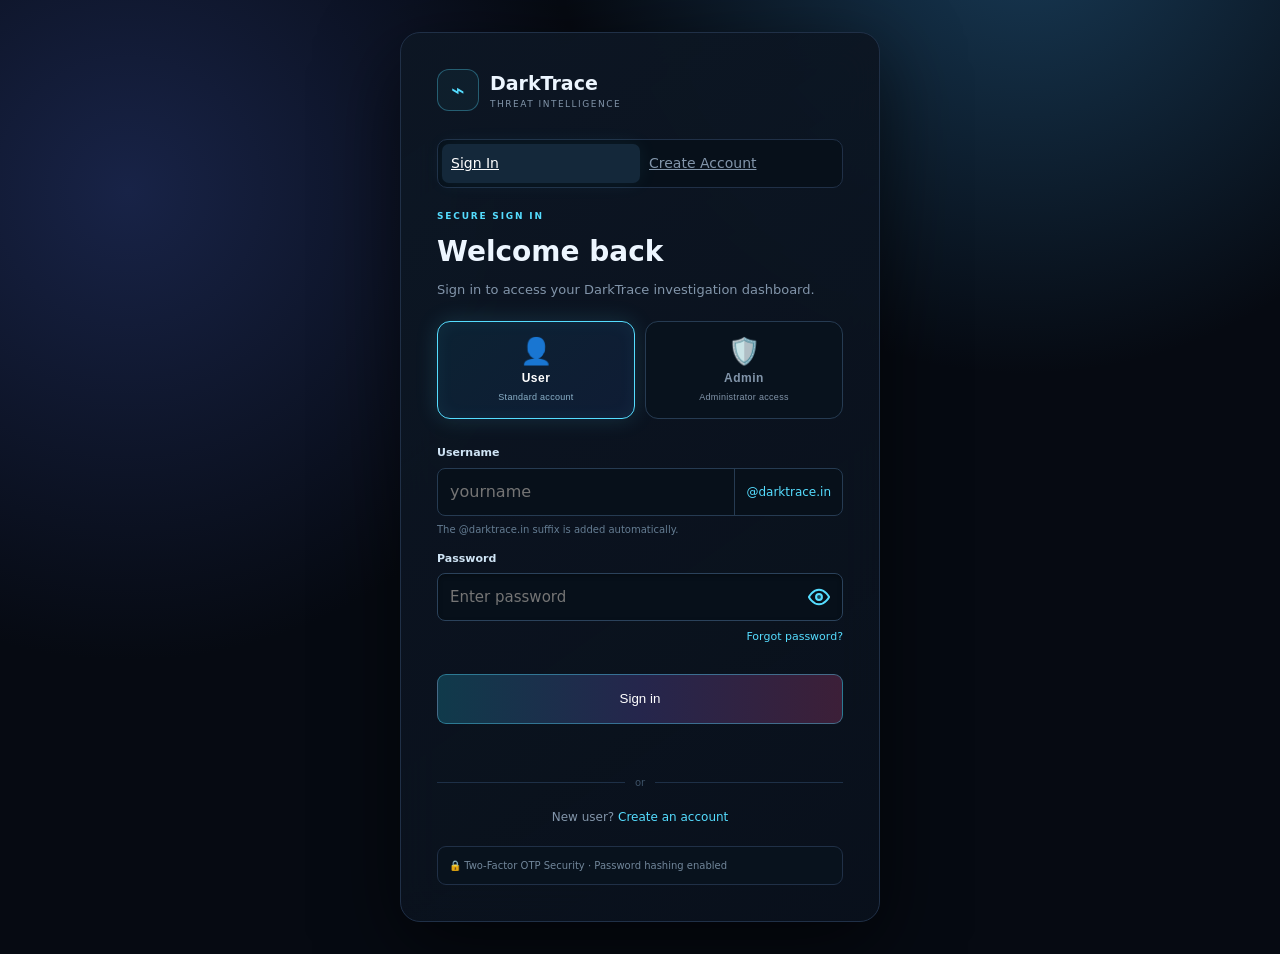
<file: Entity/signin.html>
<!doctype html>
<html lang="en">
<head>
  <meta charset="UTF-8">
  <meta name="viewport" content="width=device-width,initial-scale=1">
  <title>DarkTrace — Sign In</title>

  <!-- PWA -->
  <link rel="manifest" href="/manifest.json">
  <meta name="theme-color" content="#060a12">
  <meta name="mobile-web-app-capable" content="yes">
  <meta name="apple-mobile-web-app-capable" content="yes">
  <meta name="apple-mobile-web-app-status-bar-style" content="black-translucent">
  <meta name="apple-mobile-web-app-title" content="DarkTrace">
  <link rel="apple-touch-icon" href="/icon-192.png">
  <meta name="description" content="Sign in to your DarkTrace Threat Intelligence account.">

  <link rel="stylesheet" href="auth.css">
  <style>
    /* ── Role Selector ── */
    .role-selector {
      display: grid;
      grid-template-columns: 1fr 1fr;
      gap: 10px;
      margin-bottom: 26px;
    }
    .role-btn {
      display: flex;
      flex-direction: column;
      align-items: center;
      justify-content: center;
      gap: 7px;
      padding: 16px 10px;
      border: 1px solid #263b52;
      border-radius: 13px;
      background: #08121d;
      color: var(--muted);
      cursor: pointer;
      transition: border-color .2s, background .2s, color .2s, box-shadow .2s, transform .15s;
      text-align: center;
    }
    .role-btn:hover { border-color: #3e6077; color: #cfe4f5; }
    .role-btn.active {
      border-color: var(--cyan);
      background: linear-gradient(135deg, #0c2233, #0f1c34);
      color: #fff;
      box-shadow: 0 0 22px rgba(85,221,255,.15), inset 0 0 18px rgba(85,221,255,.06);
    }
    .role-btn.active.admin-btn {
      border-color: var(--purple);
      background: linear-gradient(135deg, #140c27, #1a102e);
      box-shadow: 0 0 22px rgba(156,124,255,.15), inset 0 0 18px rgba(156,124,255,.06);
    }
    .role-btn .role-icon {
      font-size: 26px;
      line-height: 1;
    }
    .role-btn .role-label {
      font-size: 12px;
      font-weight: 800;
      letter-spacing: .5px;
    }
    .role-btn .role-desc {
      font-size: 9px;
      color: var(--muted);
      letter-spacing: .3px;
    }
    .role-btn.active .role-desc { color: #8ab0c8; }
    .role-btn.active.admin-btn .role-desc { color: #aa96d8; }

    /* Admin badge shown on the eyebrow when admin selected */
    .eyebrow-wrap { display: flex; align-items: center; gap: 8px; }
    .admin-badge {
      display: none;
      padding: 2px 7px;
      border-radius: 99px;
      background: rgba(156,124,255,.15);
      border: 1px solid rgba(156,124,255,.4);
      color: var(--purple);
      font-size: 8px;
      font-weight: 900;
      letter-spacing: .7px;
      text-transform: uppercase;
    }
    body.admin-mode .admin-badge { display: inline; }
    body.admin-mode .eyebrow { color: var(--purple); }

    /* Admin username row — static, non-editable */
    .admin-user-display {
      display: none;
      padding: 12px;
      border: 1px solid rgba(156,124,255,.35);
      border-radius: 8px;
      background: rgba(156,124,255,.07);
      color: #c4b4f0;
      font-size: 13px;
      font-family: ui-monospace, monospace;
      margin-bottom: 4px;
    }
    body.admin-mode .admin-user-display { display: block; }
    body.admin-mode .user-username-row { display: none; }

    /* Subtle separator */
    .signin-sep {
      display: flex;
      align-items: center;
      gap: 10px;
      margin: 18px 0 0;
      color: #3d5267;
      font-size: 10px;
    }
    .signin-sep::before, .signin-sep::after {
      content: '';
      flex: 1;
      height: 1px;
      background: #1e3047;
    }

    /* Password Wrap & Eye Toggle */
    .password-wrap {
      position: relative !important;
      display: flex !important;
      align-items: center !important;
      width: 100% !important;
      border: 1px solid #2b425b !important;
      border-radius: 8px !important;
      background: #07101a !important;
      overflow: hidden !important;
      box-shadow: inset 0 2px 4px rgba(0,0,0,0.3) !important;
    }
    .password-wrap:focus-within {
      border-color: #55ddff !important;
      box-shadow: 0 0 16px rgba(85,221,255,0.22), inset 0 2px 4px rgba(0,0,0,0.3) !important;
    }
    .password-wrap input {
      border: 0 !important;
      background: transparent !important;
      flex: 1 !important;
      min-width: 0 !important;
      padding: 0 46px 0 12px !important;
      color: #edf6ff !important;
      font-size: 15px !important;
    }
    .eye-toggle-btn {
      position: absolute !important;
      right: 0 !important;
      top: 0 !important;
      bottom: 0 !important;
      width: 46px !important;
      height: 100% !important;
      display: flex !important;
      align-items: center !important;
      justify-content: center !important;
      background: transparent !important;
      border: none !important;
      color: #55ddff !important;
      cursor: pointer !important;
      padding: 0 !important;
      z-index: 10 !important;
      transition: color .2s, filter .2s;
      -webkit-tap-highlight-color: transparent !important;
    }
    .eye-toggle-btn:hover {
      color: #ffffff !important;
      filter: drop-shadow(0 0 8px rgba(85,221,255,0.85)) !important;
    }
    .eye-toggle-btn svg {
      width: 22px !important;
      height: 22px !important;
      display: block !important;
      stroke: currentColor !important;
      stroke-width: 2.2 !important;
    }
  </style>
</head>
<body>
  <div class="auth-shell">
    <div class="auth-card">
      <div class="brand">
        <div class="logo">⌁</div>
        <div>
          <strong>DarkTrace</strong>
          <span>Threat Intelligence</span>
        </div>
      </div>

      <!-- Top Navigation Tabs -->
      <div class="tabs" role="tablist">
        <a href="/signin" class="tab active" role="tab" aria-selected="true">Sign In</a>
        <a href="/signup" class="tab" id="createAccountTab" role="tab" aria-selected="false">Create Account</a>
      </div>

      <!-- ── Step 1: Role + Credentials ── -->
      <div id="step-credentials">
        <div class="eyebrow-wrap">
          <div class="eyebrow">SECURE SIGN IN</div>
          <span class="admin-badge">ADMIN</span>
        </div>
        <h1>Welcome back</h1>
        <p class="intro">Sign in to access your DarkTrace investigation dashboard.</p>

        <!-- Role selector -->
        <div class="role-selector" role="group" aria-label="Select account type">
          <button type="button" class="role-btn active" id="roleUser" aria-pressed="true">
            <span class="role-icon">👤</span>
            <span class="role-label">User</span>
            <span class="role-desc">Standard account</span>
          </button>
          <button type="button" class="role-btn admin-btn" id="roleAdmin" aria-pressed="false">
            <span class="role-icon">🛡️</span>
            <span class="role-label">Admin</span>
            <span class="role-desc">Administrator access</span>
          </button>
        </div>

        <form id="form-login">
          <label>Username</label>

          <!-- Admin username (static display) -->
          <div class="admin-user-display" aria-label="Admin username">admin@darktrace.in</div>

          <!-- User username input -->
          <div class="user-username-row">
            <div class="username-wrap">
              <input id="username" autocomplete="username" placeholder="yourname" required>
              <span>@darktrace.in</span>
            </div>
            <small class="hint">The @darktrace.in suffix is added automatically.</small>
          </div>

          <label for="password">Password</label>
          <div class="password-wrap">
            <input id="password" type="password" autocomplete="current-password" placeholder="Enter password" required>
            <button type="button" class="eye-toggle-btn" id="togglePasswordSignIn" aria-label="Toggle password visibility" title="Show/Hide password">
              <svg id="eyeIconSignIn" width="22" height="22" viewBox="0 0 24 24" fill="none" stroke="currentColor" stroke-width="2.2" stroke-linecap="round" stroke-linejoin="round">
                <path d="M1 12s4-8 11-8 11 8 11 8-4 8-11 8-11-8-11-8z"></path>
                <circle cx="12" cy="12" r="3.2" fill="currentColor" fill-opacity="0.25"></circle>
              </svg>
            </button>
          </div>

          <div class="forgot-wrap" id="forgot-wrap">
            <a href="javascript:void(0)" id="link-forgot-pwd" class="forgot-link">Forgot password?</a>
          </div>

          <button class="primary" id="btn-login" type="submit">Sign in</button>
          <div id="msg-login" class="message" role="alert"></div>
        </form>

        <div class="signin-sep" id="signin-sep">or</div>
        <div class="auth-links" id="signup-link">New user? <a href="/signup">Create an account</a></div>
      </div>

      <!-- ── Step 2: OTP (Login) ── -->
      <div id="step-otp" class="hidden">
        <div class="eyebrow-wrap">
          <div class="eyebrow">2-STEP VERIFICATION</div>
          <span class="admin-badge">ADMIN</span>
        </div>
        <h1>Enter OTP</h1>
        <p class="intro">A temporary OTP code has been generated for your login request.</p>

        <div id="otp-demo-banner" class="otp-banner">
          <small>🔑 Temporary Security Code</small>
          <div id="demo-otp-val" class="otp-code">------</div>
          <div class="otp-subtext">Valid for 5 minutes</div>
        </div>

        <form id="form-otp">
          <label for="otp-code-input">6-Digit Verification Code</label>
          <input id="otp-code-input" class="otp-input" type="text" inputmode="numeric"
            maxlength="6" pattern="[0-9]{6}" autocomplete="one-time-code"
            placeholder="000000" required>

          <button class="primary" id="btn-otp" type="submit">Verify OTP &amp; Sign In</button>
          <div id="msg-otp" class="message" role="alert"></div>
        </form>

        <div class="auth-actions">
          <button type="button" id="btn-resend">🔄 Resend OTP</button>
          <button type="button" id="btn-back">← Back to Sign In</button>
        </div>
      </div>

      <!-- ── Step 3: Forgot Password (Request OTP) ── -->
      <div id="step-forgot" class="hidden">
        <div class="eyebrow">PASSWORD RECOVERY</div>
        <h1>Reset your password</h1>
        <p class="intro">Enter your username to receive a temporary security OTP code.</p>

        <form id="form-forgot">
          <label for="forgot-username">Username</label>
          <div class="username-wrap">
            <input id="forgot-username" autocomplete="username" placeholder="yourname" required>
            <span>@darktrace.in</span>
          </div>
          <small class="hint">The @darktrace.in suffix is added automatically.</small>

          <button class="primary" id="btn-forgot-submit" type="submit">Send Temporary OTP</button>
          <div id="msg-forgot" class="message" role="alert"></div>
        </form>

        <div class="auth-actions" style="margin-top:16px; justify-content:center;">
          <button type="button" id="btn-forgot-back">← Back to Sign In</button>
        </div>
      </div>

      <!-- ── Step 4: Reset Password (Enter OTP & New Password) ── -->
      <div id="step-reset" class="hidden">
        <div class="eyebrow">CREATE NEW PASSWORD</div>
        <h1>Set New Password</h1>
        <p class="intro">Enter the temporary security OTP and choose a strong new password.</p>

        <div id="otp-reset-banner" class="otp-banner">
          <small>🔑 Temporary Security Code</small>
          <div id="demo-reset-otp-val" class="otp-code">------</div>
          <div class="otp-subtext">Valid for 5 minutes</div>
        </div>

        <form id="form-reset">
          <label for="reset-otp-input">6-Digit Verification Code</label>
          <input id="reset-otp-input" class="otp-input" type="text" inputmode="numeric"
            maxlength="6" pattern="[0-9]{6}" autocomplete="one-time-code"
            placeholder="000000" required>

          <label for="new-password">New Password</label>
          <div class="password-wrap">
            <input id="new-password" type="password" autocomplete="new-password" placeholder="Create new password" required>
            <button type="button" class="eye-toggle-btn" id="toggleNewPassword" aria-label="Toggle new password visibility" title="Show/Hide new password">
              <svg id="eyeIconNewPassword" width="22" height="22" viewBox="0 0 24 24" fill="none" stroke="currentColor" stroke-width="2.2" stroke-linecap="round" stroke-linejoin="round">
                <path d="M1 12s4-8 11-8 11 8 11 8-4 8-11 8-11-8-11-8z"></path>
                <circle cx="12" cy="12" r="3.2" fill="currentColor" fill-opacity="0.25"></circle>
              </svg>
            </button>
          </div>

          <div class="pwd-requirements" id="resetPwdReqs">
            <div class="pwd-req" id="reset-req-len">6+ characters</div>
            <div class="pwd-req" id="reset-req-upper">Uppercase (A-Z)</div>
            <div class="pwd-req" id="reset-req-lower">Lowercase (a-z)</div>
            <div class="pwd-req" id="reset-req-num">Number (0-9)</div>
            <div class="pwd-req" id="reset-req-special" style="grid-column: 1/-1;">Special character (!@#$%^&*…)</div>
          </div>

          <label for="new-password-confirm">Confirm New Password</label>
          <div class="password-wrap">
            <input id="new-password-confirm" type="password" autocomplete="new-password" placeholder="Re-enter new password" required>
            <button type="button" class="eye-toggle-btn" id="toggleNewPasswordConfirm" aria-label="Toggle confirm new password visibility" title="Show/Hide confirm new password">
              <svg id="eyeIconNewPasswordConfirm" width="22" height="22" viewBox="0 0 24 24" fill="none" stroke="currentColor" stroke-width="2.2" stroke-linecap="round" stroke-linejoin="round">
                <path d="M1 12s4-8 11-8 11 8 11 8-4 8-11 8-11-8-11-8z"></path>
                <circle cx="12" cy="12" r="3.2" fill="currentColor" fill-opacity="0.25"></circle>
              </svg>
            </button>
          </div>

          <button class="primary" id="btn-reset-submit" type="submit">Update Password &amp; Sign In</button>
          <div id="msg-reset" class="message" role="alert"></div>
        </form>

        <div class="auth-actions">
          <button type="button" id="btn-reset-resend">🔄 Resend OTP</button>
          <button type="button" id="btn-reset-back">← Back to Sign In</button>
        </div>
      </div>

      <div class="security-note">🔒 Two-Factor OTP Security · Password hashing enabled</div>
    </div>
  </div>

  <script>
    const $ = id => document.getElementById(id);
    let currentRole = 'user'; // 'user' | 'admin'

    // ── Step Navigation ──────────────────────────────────
    const steps = ['step-credentials', 'step-otp', 'step-forgot', 'step-reset'];
    function showStep(stepId) {
      steps.forEach(s => {
        const el = $(s);
        if (el) el.classList.toggle('hidden', s !== stepId);
      });
    }

    // ── Role toggle ──────────────────────────────────────
    function setRole(role) {
      currentRole = role;
      const isAdmin = role === 'admin';

      $('roleUser').classList.toggle('active', !isAdmin);
      $('roleUser').setAttribute('aria-pressed', String(!isAdmin));
      $('roleAdmin').classList.toggle('active', isAdmin);
      $('roleAdmin').setAttribute('aria-pressed', String(isAdmin));

      document.body.classList.toggle('admin-mode', isAdmin);

      // Manage username input requirement when hidden in admin mode
      if (isAdmin) {
        $('username').removeAttribute('required');
        $('username').disabled = true;
      } else {
        $('username').setAttribute('required', '');
        $('username').disabled = false;
      }

      // Show/hide signup & forgot password options for users only
      $('createAccountTab').style.display = isAdmin ? 'none' : '';
      $('signup-link').style.display = isAdmin ? 'none' : '';
      $('signin-sep').style.display = isAdmin ? 'none' : '';
      $('forgot-wrap').style.display = isAdmin ? 'none' : '';

      // Clear fields on switch
      $('password').value = '';
      $('msg-login').textContent = '';
      $('msg-login').className = 'message';
    }

    $('roleUser').addEventListener('click', () => setRole('user'));
    $('roleAdmin').addEventListener('click', () => setRole('admin'));

    // ── Password visibility toggle ───────────────────────
    const eyeSvgOpen = '<path d="M1 12s4-8 11-8 11 8 11 8-4 8-11 8-11-8-11-8z"></path><circle cx="12" cy="12" r="3.2" fill="currentColor" fill-opacity="0.25"></circle>';
    const eyeSvgClosed = '<path d="M17.94 17.94A10.07 10.07 0 0 1 12 20c-7 0-11-8-11-8a18.45 18.45 0 0 1 5.06-5.94M9.9 4.24A9.12 9.12 0 0 1 12 4c7 0 11 8 11 8a18.5 18.5 0 0 1-2.16 3.19m-6.72-1.07a3 3 0 1 1-4.24-4.24"></path><line x1="1" y1="1" x2="23" y2="23" stroke-width="2.5"></line>';

    function setupPasswordToggle(btnId, inputId, iconId) {
      const btn = $(btnId);
      if (!btn) return;
      btn.onclick = () => {
        const inp = $(inputId);
        const isText = inp.type === 'text';
        inp.type = isText ? 'password' : 'text';
        $(iconId).innerHTML = isText ? eyeSvgOpen : eyeSvgClosed;
      };
    }

    setupPasswordToggle('togglePasswordSignIn', 'password', 'eyeIconSignIn');
    setupPasswordToggle('toggleNewPassword', 'new-password', 'eyeIconNewPassword');
    setupPasswordToggle('toggleNewPasswordConfirm', 'new-password-confirm', 'eyeIconNewPasswordConfirm');

    // ── Real-time reset password validator checklist ──────
    $('new-password').addEventListener('input', () => {
      const p = $('new-password').value;
      $('reset-req-len').classList.toggle('valid', p.length >= 6);
      $('reset-req-upper').classList.toggle('valid', /[A-Z]/.test(p));
      $('reset-req-lower').classList.toggle('valid', /[a-z]/.test(p));
      $('reset-req-num').classList.toggle('valid', /\d/.test(p));
      $('reset-req-special').classList.toggle('valid', /[^A-Za-z0-9]/.test(p));
    });

    // ── Login form ───────────────────────────────────────
    $('form-login').onsubmit = async e => {
      e.preventDefault();
      $('btn-login').disabled = true;
      $('msg-login').textContent = 'Authenticating…';
      $('msg-login').className = 'message';

      // Build username
      const usernameVal = currentRole === 'admin'
        ? 'admin'
        : $('username').value.trim();

      try {
        const res = await fetch('/api/auth/login', {
          method: 'POST',
          headers: { 'Content-Type': 'application/json' },
          body: JSON.stringify({
            username: usernameVal,
            password: $('password').value,
            role_hint: currentRole
          })
        });
        const data = await res.json();
        if (!res.ok) throw Error(data.error || 'Sign in failed');

        if (data.otp_required) {
          $('demo-otp-val').textContent = data.temp_otp || '------';
          showStep('step-otp');
          $('otp-code-input').value = '';
          $('otp-code-input').focus();
          $('msg-otp').textContent = data.message || 'OTP generated successfully.';
          $('msg-otp').className = 'message success';
        } else if (data.redirect) {
          location.href = data.redirect;
        }
      } catch (err) {
        $('msg-login').textContent = err.message;
        $('msg-login').className = 'message error';
      } finally {
        $('btn-login').disabled = false;
      }
    };

    // ── OTP verification ─────────────────────────────────
    $('form-otp').onsubmit = async e => {
      e.preventDefault();
      const code = $('otp-code-input').value.trim();
      if (!code || code.length !== 6) {
        $('msg-otp').textContent = 'Please enter a valid 6-digit OTP code.';
        $('msg-otp').className = 'message error';
        return;
      }

      $('btn-otp').disabled = true;
      $('msg-otp').textContent = 'Verifying OTP…';
      $('msg-otp').className = 'message';

      try {
        const res = await fetch('/api/auth/verify-otp', {
          method: 'POST',
          headers: { 'Content-Type': 'application/json' },
          body: JSON.stringify({ code })
        });
        const data = await res.json();
        if (!res.ok) throw Error(data.error || 'OTP verification failed');

        $('msg-otp').textContent = 'OTP verified! Redirecting…';
        $('msg-otp').className = 'message success';
        setTimeout(() => { location.href = data.redirect || '/'; }, 400);
      } catch (err) {
        $('msg-otp').textContent = err.message;
        $('msg-otp').className = 'message error';
      } finally {
        $('btn-otp').disabled = false;
      }
    };

    // ── Resend OTP ───────────────────────────────────────
    $('btn-resend').onclick = async () => {
      $('btn-resend').disabled = true;
      $('msg-otp').textContent = 'Generating new OTP…';
      $('msg-otp').className = 'message';

      try {
        const res = await fetch('/api/auth/resend-otp', {
          method: 'POST',
          headers: { 'Content-Type': 'application/json' }
        });
        const data = await res.json();
        if (!res.ok) throw Error(data.error || 'Failed to resend OTP');

        $('demo-otp-val').textContent = data.temp_otp || '------';
        $('msg-otp').textContent = data.message || 'New OTP generated.';
        $('msg-otp').className = 'message success';
      } catch (err) {
        $('msg-otp').textContent = err.message;
        $('msg-otp').className = 'message error';
      } finally {
        $('btn-resend').disabled = false;
      }
    };

    // ── Back button from OTP ─────────────────────────────
    $('btn-back').onclick = () => {
      showStep('step-credentials');
      $('msg-login').textContent = '';
      $('msg-login').className = 'message';
    };

    // ── Forgot Password Navigation ───────────────────────
    $('link-forgot-pwd').onclick = () => {
      showStep('step-forgot');
      $('forgot-username').value = $('username').value.trim();
      $('msg-forgot').textContent = '';
      $('msg-forgot').className = 'message';
    };

    $('btn-forgot-back').onclick = () => {
      showStep('step-credentials');
      $('msg-login').textContent = '';
      $('msg-login').className = 'message';
    };

    // ── Forgot Password Request OTP ──────────────────────
    $('form-forgot').onsubmit = async e => {
      e.preventDefault();
      const userVal = $('forgot-username').value.trim();
      if (!userVal) {
        $('msg-forgot').textContent = 'Please enter your username.';
        $('msg-forgot').className = 'message error';
        return;
      }

      $('btn-forgot-submit').disabled = true;
      $('msg-forgot').textContent = 'Generating recovery OTP…';
      $('msg-forgot').className = 'message';

      try {
        const res = await fetch('/api/auth/forgot-password', {
          method: 'POST',
          headers: { 'Content-Type': 'application/json' },
          body: JSON.stringify({ username: userVal })
        });
        const data = await res.json();
        if (!res.ok) throw Error(data.error || 'Password reset request failed');

        $('demo-reset-otp-val').textContent = data.temp_otp || '------';
        showStep('step-reset');
        $('reset-otp-input').value = '';
        $('new-password').value = '';
        $('new-password-confirm').value = '';
        $('msg-reset').textContent = data.message || 'Temporary OTP generated.';
        $('msg-reset').className = 'message success';
        $('reset-otp-input').focus();
      } catch (err) {
        $('msg-forgot').textContent = err.message;
        $('msg-forgot').className = 'message error';
      } finally {
        $('btn-forgot-submit').disabled = false;
      }
    };

    // ── Resend Reset OTP ─────────────────────────────────
    $('btn-reset-resend').onclick = async () => {
      $('btn-reset-resend').disabled = true;
      $('msg-reset').textContent = 'Generating new OTP…';
      $('msg-reset').className = 'message';

      try {
        const res = await fetch('/api/auth/resend-reset-otp', {
          method: 'POST',
          headers: { 'Content-Type': 'application/json' }
        });
        const data = await res.json();
        if (!res.ok) throw Error(data.error || 'Failed to resend OTP');

        $('demo-reset-otp-val').textContent = data.temp_otp || '------';
        $('msg-reset').textContent = data.message || 'New OTP generated.';
        $('msg-reset').className = 'message success';
      } catch (err) {
        $('msg-reset').textContent = err.message;
        $('msg-reset').className = 'message error';
      } finally {
        $('btn-reset-resend').disabled = false;
      }
    };

    // ── Back button from Reset step ──────────────────────
    $('btn-reset-back').onclick = () => {
      showStep('step-credentials');
      $('msg-login').textContent = '';
      $('msg-login').className = 'message';
    };

    // ── Submit Password Reset ────────────────────────────
    $('form-reset').onsubmit = async e => {
      e.preventDefault();
      const code = $('reset-otp-input').value.trim();
      const newPwd = $('new-password').value;
      const confirmPwd = $('new-password-confirm').value;

      if (!code || code.length !== 6) {
        $('msg-reset').textContent = 'Please enter a valid 6-digit OTP code.';
        $('msg-reset').className = 'message error';
        return;
      }

      if (newPwd.length < 6 || !/[a-z]/.test(newPwd) || !/[A-Z]/.test(newPwd) || !/\d/.test(newPwd) || !/[^A-Za-z0-9]/.test(newPwd)) {
        $('msg-reset').textContent = 'New password must meet all 5 requirements listed above.';
        $('msg-reset').className = 'message error';
        return;
      }

      if (newPwd !== confirmPwd) {
        $('msg-reset').textContent = 'Passwords do not match. Please verify.';
        $('msg-reset').className = 'message error';
        return;
      }

      $('btn-reset-submit').disabled = true;
      $('msg-reset').textContent = 'Updating password…';
      $('msg-reset').className = 'message';

      try {
        const res = await fetch('/api/auth/reset-password', {
          method: 'POST',
          headers: { 'Content-Type': 'application/json' },
          body: JSON.stringify({ code, password: newPwd })
        });
        const data = await res.json();
        if (!res.ok) throw Error(data.error || 'Password update failed');

        $('msg-reset').textContent = data.message || 'Password updated! Redirecting…';
        $('msg-reset').className = 'message success';
        setTimeout(() => { location.href = data.redirect || '/'; }, 600);
      } catch (err) {
        $('msg-reset').textContent = err.message;
        $('msg-reset').className = 'message error';
      } finally {
        $('btn-reset-submit').disabled = false;
      }
    };
  </script>

  <script>
    // Service Worker registration
    if ('serviceWorker' in navigator) {
      window.addEventListener('load', function() {
        navigator.serviceWorker.register('/sw.js').catch(function() {});
      });
    }
  </script>
</body>
</html>
</file>
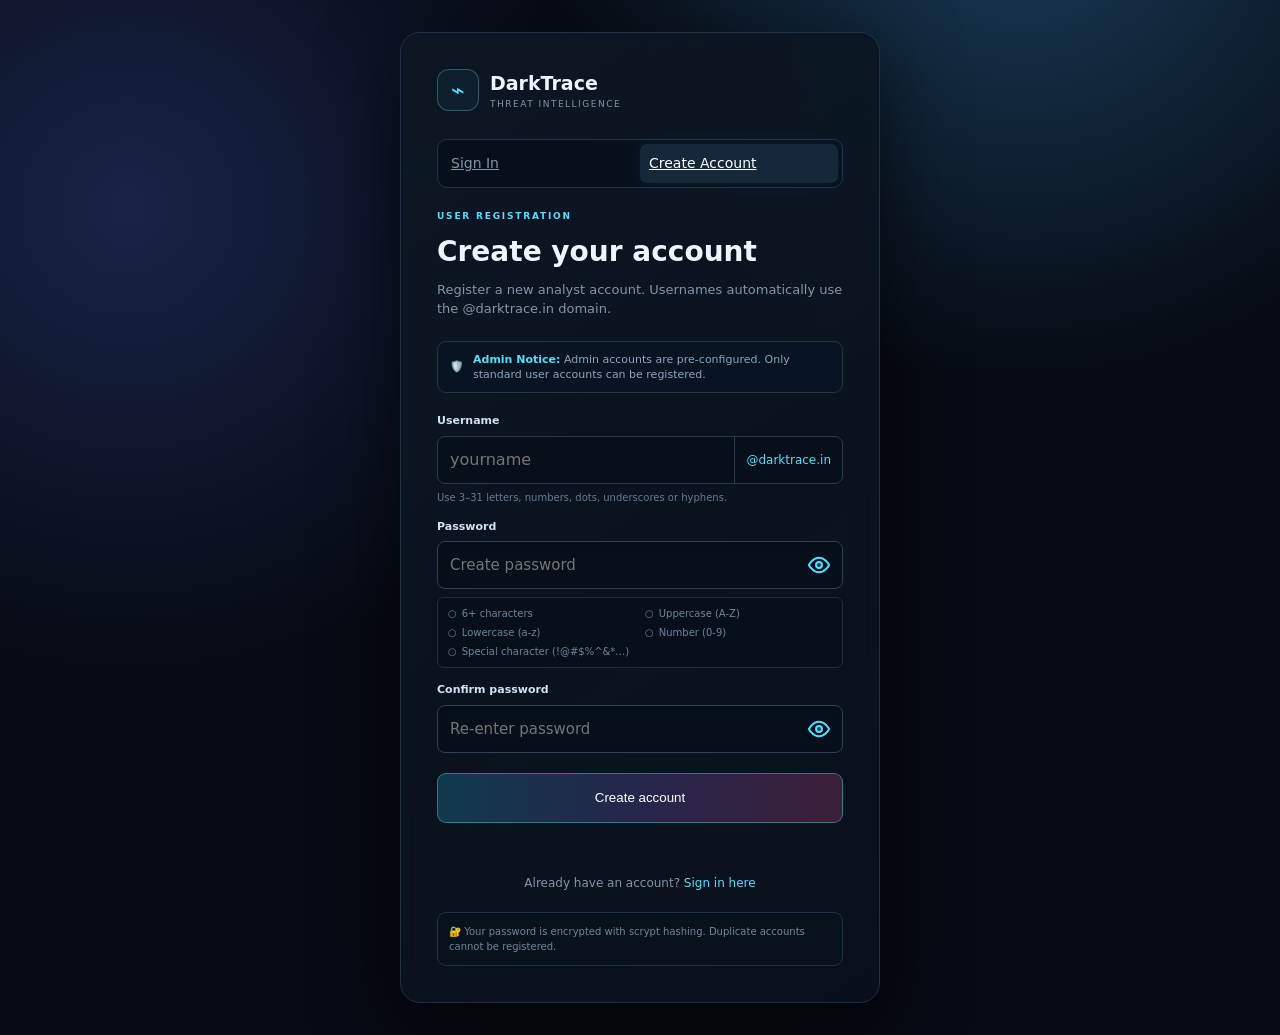
<file: Entity/signup.html>
<!doctype html>
<html lang="en">
<head>
  <meta charset="UTF-8">
  <meta name="viewport" content="width=device-width,initial-scale=1">
  <title>DarkTrace — Create Account</title>

  <!-- PWA -->
  <link rel="manifest" href="/manifest.json">
  <meta name="theme-color" content="#060a12">
  <meta name="mobile-web-app-capable" content="yes">
  <meta name="apple-mobile-web-app-capable" content="yes">
  <meta name="apple-mobile-web-app-status-bar-style" content="black-translucent">
  <meta name="apple-mobile-web-app-title" content="DarkTrace">
  <link rel="apple-touch-icon" href="/icon-192.png">
  <meta name="description" content="Create your DarkTrace Threat Intelligence account.">

  <link rel="stylesheet" href="auth.css">
  <style>
    .admin-notice {
      display: flex;
      align-items: center;
      gap: 9px;
      padding: 10px 12px;
      border: 1px solid #20364d;
      border-radius: 9px;
      background: #081422;
      color: #8da4bc;
      font-size: 11px;
      margin-bottom: 20px;
      line-height: 1.4;
    }
    .admin-notice strong {
      color: var(--cyan);
    }
    .pwd-requirements {
      display: grid;
      grid-template-columns: 1fr 1fr;
      gap: 4px 10px;
      margin-top: 8px;
      padding: 8px 10px;
      border: 1px solid #1c2e42;
      border-radius: 7px;
      background: #07101a;
      font-size: 10px;
      color: #6c849b;
    }
    .pwd-req {
      display: flex;
      align-items: center;
      gap: 5px;
    }
    .pwd-req.valid {
      color: var(--green);
    }
    .pwd-req.valid::before {
      content: '✓';
      font-weight: 900;
    }
    .pwd-req:not(.valid)::before {
      content: '○';
    }

    /* Password Wrap & Eye Toggle */
    .password-wrap {
      position: relative !important;
      display: flex !important;
      align-items: center !important;
      width: 100% !important;
      border: 1px solid #2b425b !important;
      border-radius: 8px !important;
      background: #07101a !important;
      overflow: hidden !important;
      box-shadow: inset 0 2px 4px rgba(0,0,0,0.3) !important;
    }
    .password-wrap:focus-within {
      border-color: #55ddff !important;
      box-shadow: 0 0 16px rgba(85,221,255,0.22), inset 0 2px 4px rgba(0,0,0,0.3) !important;
    }
    .password-wrap input {
      border: 0 !important;
      background: transparent !important;
      flex: 1 !important;
      min-width: 0 !important;
      padding: 0 46px 0 12px !important;
      color: #edf6ff !important;
      font-size: 15px !important;
    }
    .eye-toggle-btn {
      position: absolute !important;
      right: 0 !important;
      top: 0 !important;
      bottom: 0 !important;
      width: 46px !important;
      height: 100% !important;
      display: flex !important;
      align-items: center !important;
      justify-content: center !important;
      background: transparent !important;
      border: none !important;
      color: #55ddff !important;
      cursor: pointer !important;
      padding: 0 !important;
      z-index: 10 !important;
      transition: color .2s, filter .2s;
      -webkit-tap-highlight-color: transparent !important;
    }
    .eye-toggle-btn:hover {
      color: #ffffff !important;
      filter: drop-shadow(0 0 8px rgba(85,221,255,0.85)) !important;
    }
    .eye-toggle-btn svg {
      width: 22px !important;
      height: 22px !important;
      display: block !important;
      stroke: currentColor !important;
      stroke-width: 2.2 !important;
    }
  </style>
</head>
<body>
  <div class="auth-shell">
    <div class="auth-card">
      <div class="brand">
        <div class="logo">⌁</div>
        <div>
          <strong>DarkTrace</strong>
          <span>Threat Intelligence</span>
        </div>
      </div>

      <!-- Top Navigation Tabs -->
      <div class="tabs" role="tablist">
        <a href="/signin" class="tab" role="tab" aria-selected="false">Sign In</a>
        <a href="/signup" class="tab active" role="tab" aria-selected="true">Create Account</a>
      </div>

      <div class="eyebrow">USER REGISTRATION</div>
      <h1>Create your account</h1>
      <p class="intro">Register a new analyst account. Usernames automatically use the @darktrace.in domain.</p>

      <div class="admin-notice">
        <span>🛡️</span>
        <div><strong>Admin Notice:</strong> Admin accounts are pre-configured. Only standard user accounts can be registered.</div>
      </div>

      <form id="form">
        <label for="username">Username</label>
        <div class="username-wrap">
          <input id="username" autocomplete="username" placeholder="yourname" required>
          <span>@darktrace.in</span>
        </div>
        <small class="hint">Use 3–31 letters, numbers, dots, underscores or hyphens.</small>

        <label for="password">Password</label>
        <div class="password-wrap">
          <input id="password" type="password" autocomplete="new-password" placeholder="Create password" required>
          <button type="button" class="eye-toggle-btn" id="togglePasswordSignUp" aria-label="Toggle password visibility" title="Show/Hide password">
            <svg id="eyeIconSignUp" width="22" height="22" viewBox="0 0 24 24" fill="none" stroke="currentColor" stroke-width="2.2" stroke-linecap="round" stroke-linejoin="round">
              <path d="M1 12s4-8 11-8 11 8 11 8-4 8-11 8-11-8-11-8z"></path>
              <circle cx="12" cy="12" r="3.2" fill="currentColor" fill-opacity="0.25"></circle>
            </svg>
          </button>
        </div>
        
        <div class="pwd-requirements" id="pwdReqs">
          <div class="pwd-req" id="req-len">6+ characters</div>
          <div class="pwd-req" id="req-upper">Uppercase (A-Z)</div>
          <div class="pwd-req" id="req-lower">Lowercase (a-z)</div>
          <div class="pwd-req" id="req-num">Number (0-9)</div>
          <div class="pwd-req" id="req-special" style="grid-column: 1/-1;">Special character (!@#$%^&*…)</div>
        </div>

        <label for="confirm">Confirm password</label>
        <div class="password-wrap">
          <input id="confirm" type="password" autocomplete="new-password" placeholder="Re-enter password" required>
          <button type="button" class="eye-toggle-btn" id="togglePasswordConfirm" aria-label="Toggle confirm password visibility" title="Show/Hide confirm password">
            <svg id="eyeIconConfirm" width="22" height="22" viewBox="0 0 24 24" fill="none" stroke="currentColor" stroke-width="2.2" stroke-linecap="round" stroke-linejoin="round">
              <path d="M1 12s4-8 11-8 11 8 11 8-4 8-11 8-11-8-11-8z"></path>
              <circle cx="12" cy="12" r="3.2" fill="currentColor" fill-opacity="0.25"></circle>
            </svg>
          </button>
        </div>

        <button class="primary" id="btn" type="submit">Create account</button>
        <div id="msg" class="message" role="alert"></div>
      </form>

      <div class="auth-links">Already have an account? <a href="/signin">Sign in here</a></div>
      <div class="security-note">🔐 Your password is encrypted with scrypt hashing. Duplicate accounts cannot be registered.</div>
    </div>
  </div>

  <script>
    const $ = id => document.getElementById(id);

    // Real-time password validator checklist
    $('password').addEventListener('input', () => {
      const p = $('password').value;
      $('req-len').classList.toggle('valid', p.length >= 6);
      $('req-upper').classList.toggle('valid', /[A-Z]/.test(p));
      $('req-lower').classList.toggle('valid', /[a-z]/.test(p));
      $('req-num').classList.toggle('valid', /\d/.test(p));
      $('req-special').classList.toggle('valid', /[^A-Za-z0-9]/.test(p));
    });

    // Toggle password visibility
    const eyeSvgOpen = '<path d="M1 12s4-8 11-8 11 8 11 8-4 8-11 8-11-8-11-8z"></path><circle cx="12" cy="12" r="3.2" fill="currentColor" fill-opacity="0.25"></circle>';
    const eyeSvgClosed = '<path d="M17.94 17.94A10.07 10.07 0 0 1 12 20c-7 0-11-8-11-8a18.45 18.45 0 0 1 5.06-5.94M9.9 4.24A9.12 9.12 0 0 1 12 4c7 0 11 8 11 8a18.5 18.5 0 0 1-2.16 3.19m-6.72-1.07a3 3 0 1 1-4.24-4.24"></path><line x1="1" y1="1" x2="23" y2="23" stroke-width="2.5"></line>';

    function setupPasswordToggle(btnId, inputId, iconId) {
      const btn = $(btnId);
      if (!btn) return;
      btn.onclick = () => {
        const inp = $(inputId);
        const isText = inp.type === 'text';
        inp.type = isText ? 'password' : 'text';
        $(iconId).innerHTML = isText ? eyeSvgOpen : eyeSvgClosed;
      };
    }

    setupPasswordToggle('togglePasswordSignUp', 'password', 'eyeIconSignUp');
    setupPasswordToggle('togglePasswordConfirm', 'confirm', 'eyeIconConfirm');

    $('form').onsubmit = async e => {
      e.preventDefault();
      const username = $('username').value.trim();
      const p = $('password').value;
      const confirm = $('confirm').value;

      if (!username) {
        $('msg').textContent = 'Please enter a username.';
        $('msg').className = 'message error';
        return;
      }

      if (username.toLowerCase() === 'admin' || username.toLowerCase().startsWith('admin@')) {
        $('msg').textContent = 'The admin username is reserved. Please choose a different username.';
        $('msg').className = 'message error';
        return;
      }

      if (p.length < 6 || !/[a-z]/.test(p) || !/[A-Z]/.test(p) || !/\d/.test(p) || !/[^A-Za-z0-9]/.test(p)) {
        $('msg').textContent = 'Password must meet all 5 requirements listed above.';
        $('msg').className = 'message error';
        return;
      }

      if (p !== confirm) {
        $('msg').textContent = 'Passwords do not match. Please verify.';
        $('msg').className = 'message error';
        return;
      }

      $('btn').disabled = true;
      $('msg').textContent = 'Creating account…';
      $('msg').className = 'message';

      try {
        const r = await fetch('/api/auth/register', {
          method: 'POST',
          headers: { 'Content-Type': 'application/json' },
          body: JSON.stringify({ username, password: p })
        });
        const d = await r.json();
        if (!r.ok) throw Error(d.error || 'Registration failed');

        $('msg').textContent = 'Account created successfully! Redirecting to sign in…';
        $('msg').className = 'message success';
        setTimeout(() => {
          location.href = '/signin';
        }, 1000);
      } catch (err) {
        $('msg').textContent = err.message;
        $('msg').className = 'message error';
      } finally {
        $('btn').disabled = false;
      }
    };

    if ('serviceWorker' in navigator) {
      window.addEventListener('load', () => {
        navigator.serviceWorker.register('/sw.js').catch(() => {});
      });
    }
  </script>
</body>
</html>
</file>
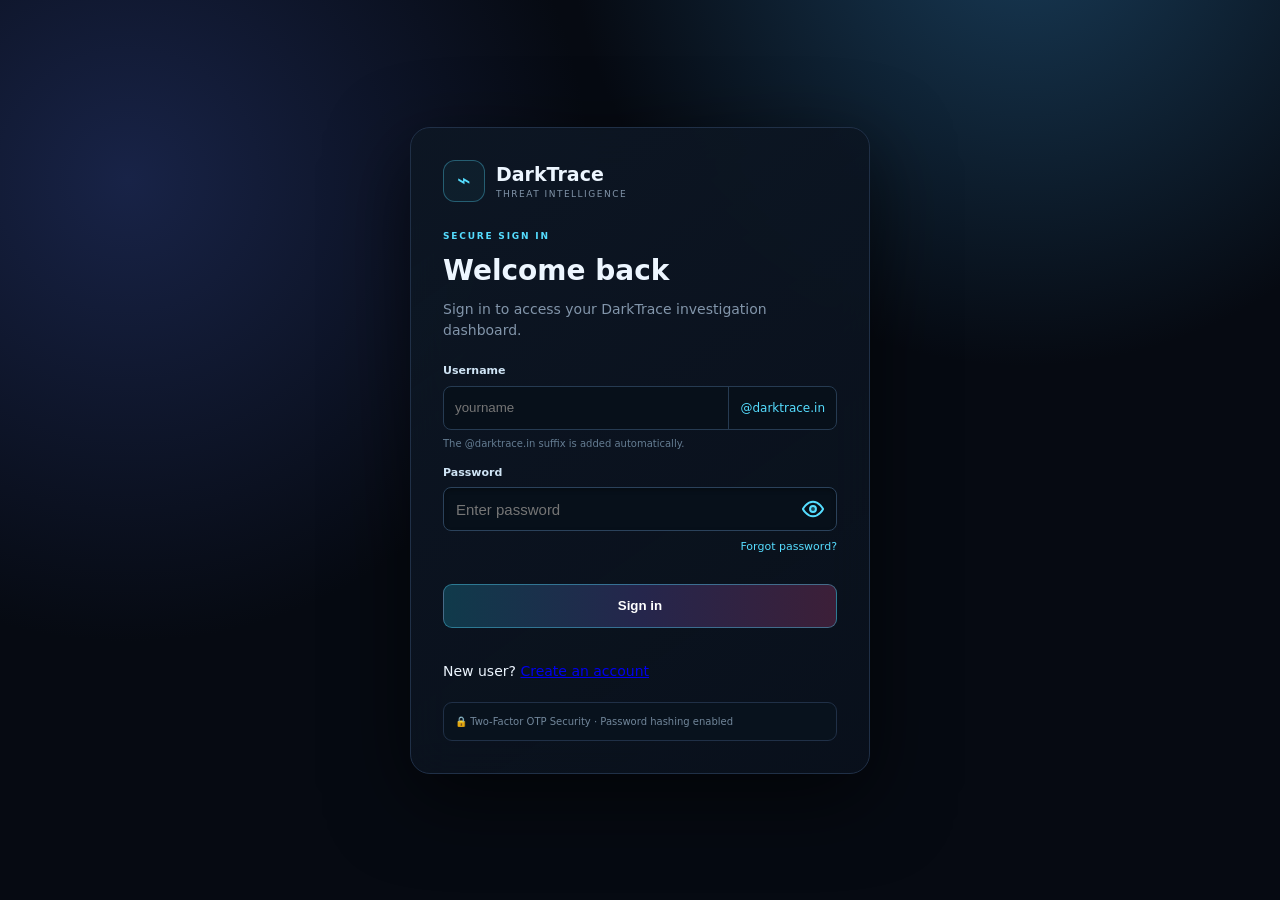
<file: Entity/enhanced3/signin.html>
<!doctype html>
<html lang="en">
<head>
  <meta charset="UTF-8">
  <meta name="viewport" content="width=device-width,initial-scale=1">
  <title>DarkTrace — Sign In</title>
  <link rel="stylesheet" href="auth.css">
</head>
<body>
  <div class="auth-shell">
    <div class="auth-card">
      <div class="brand">
        <div class="logo">⌁</div>
        <div>
          <strong>DarkTrace</strong>
          <span>Threat Intelligence</span>
        </div>
      </div>

      <!-- ── Step 1: Login Credentials ── -->
      <div id="step-credentials">
        <div class="eyebrow">SECURE SIGN IN</div>
        <h1>Welcome back</h1>
        <p class="intro">Sign in to access your DarkTrace investigation dashboard.</p>
        <form id="form-login">
          <label for="username">Username</label>
          <div class="username-wrap">
            <input id="username" autocomplete="username" placeholder="yourname" required>
            <span>@darktrace.in</span>
          </div>
          <small class="hint">The @darktrace.in suffix is added automatically.</small>
          
          <label for="password">Password</label>
          <div class="password-wrap">
            <input id="password" type="password" autocomplete="current-password" placeholder="Enter password" required>
            <button type="button" class="eye-toggle-btn" id="togglePasswordSignIn" aria-label="Toggle password visibility" title="Show/Hide password">
              <svg id="eyeIconSignIn" width="22" height="22" viewBox="0 0 24 24" fill="none" stroke="currentColor" stroke-width="2.2" stroke-linecap="round" stroke-linejoin="round">
                <path d="M1 12s4-8 11-8 11 8 11 8-4 8-11 8-11-8-11-8z"></path>
                <circle cx="12" cy="12" r="3.2" fill="currentColor" fill-opacity="0.25"></circle>
              </svg>
            </button>
          </div>

          <div class="forgot-wrap">
            <a href="javascript:void(0)" id="link-forgot-pwd" class="forgot-link">Forgot password?</a>
          </div>
          
          <button class="primary" id="btn-login" type="submit">Sign in</button>
          <div id="msg-login" class="message" role="alert"></div>
        </form>
        <div class="auth-links">New user? <a href="/signup">Create an account</a></div>
      </div>

      <!-- ── Step 2: OTP (Login) ── -->
      <div id="step-otp" class="hidden">
        <div class="eyebrow">2-STEP VERIFICATION</div>
        <h1>Enter OTP</h1>
        <p class="intro">A temporary OTP code has been generated for your login request.</p>

        <div id="otp-demo-banner" class="otp-banner">
          <small>🔑 Temporary Security Code</small>
          <div id="demo-otp-val" class="otp-code">------</div>
          <div class="otp-subtext">Valid for 5 minutes</div>
        </div>

        <form id="form-otp">
          <label for="otp-code-input">6-Digit Verification Code</label>
          <input id="otp-code-input" class="otp-input" type="text" maxlength="6" pattern="[0-9]{6}" autocomplete="one-time-code" placeholder="000000" required>

          <button class="primary" id="btn-otp" type="submit">Verify OTP &amp; Sign In</button>
          <div id="msg-otp" class="message" role="alert"></div>
        </form>

        <div class="auth-actions">
          <button type="button" id="btn-resend">🔄 Resend OTP</button>
          <button type="button" id="btn-back">← Back to Sign In</button>
        </div>
      </div>

      <!-- ── Step 3: Forgot Password (Request OTP) ── -->
      <div id="step-forgot" class="hidden">
        <div class="eyebrow">PASSWORD RECOVERY</div>
        <h1>Reset your password</h1>
        <p class="intro">Enter your username to receive a temporary security OTP code.</p>

        <form id="form-forgot">
          <label for="forgot-username">Username</label>
          <div class="username-wrap">
            <input id="forgot-username" autocomplete="username" placeholder="yourname" required>
            <span>@darktrace.in</span>
          </div>
          <small class="hint">The @darktrace.in suffix is added automatically.</small>

          <button class="primary" id="btn-forgot-submit" type="submit">Send Temporary OTP</button>
          <div id="msg-forgot" class="message" role="alert"></div>
        </form>

        <div class="auth-actions" style="margin-top:16px; justify-content:center;">
          <button type="button" id="btn-forgot-back">← Back to Sign In</button>
        </div>
      </div>

      <!-- ── Step 4: Reset Password (Enter OTP & New Password) ── -->
      <div id="step-reset" class="hidden">
        <div class="eyebrow">CREATE NEW PASSWORD</div>
        <h1>Set New Password</h1>
        <p class="intro">Enter the temporary security OTP and choose a strong new password.</p>

        <div id="otp-reset-banner" class="otp-banner">
          <small>🔑 Temporary Security Code</small>
          <div id="demo-reset-otp-val" class="otp-code">------</div>
          <div class="otp-subtext">Valid for 5 minutes</div>
        </div>

        <form id="form-reset">
          <label for="reset-otp-input">6-Digit Verification Code</label>
          <input id="reset-otp-input" class="otp-input" type="text" inputmode="numeric"
            maxlength="6" pattern="[0-9]{6}" autocomplete="one-time-code"
            placeholder="000000" required>

          <label for="new-password">New Password</label>
          <div class="password-wrap">
            <input id="new-password" type="password" autocomplete="new-password" placeholder="Create new password" required>
            <button type="button" class="eye-toggle-btn" id="toggleNewPassword" aria-label="Toggle new password visibility" title="Show/Hide new password">
              <svg id="eyeIconNewPassword" width="22" height="22" viewBox="0 0 24 24" fill="none" stroke="currentColor" stroke-width="2.2" stroke-linecap="round" stroke-linejoin="round">
                <path d="M1 12s4-8 11-8 11 8 11 8-4 8-11 8-11-8-11-8z"></path>
                <circle cx="12" cy="12" r="3.2" fill="currentColor" fill-opacity="0.25"></circle>
              </svg>
            </button>
          </div>

          <div class="pwd-requirements" id="resetPwdReqs">
            <div class="pwd-req" id="reset-req-len">6+ characters</div>
            <div class="pwd-req" id="reset-req-upper">Uppercase (A-Z)</div>
            <div class="pwd-req" id="reset-req-lower">Lowercase (a-z)</div>
            <div class="pwd-req" id="reset-req-num">Number (0-9)</div>
            <div class="pwd-req" id="reset-req-special" style="grid-column: 1/-1;">Special character (!@#$%^&*…)</div>
          </div>

          <label for="new-password-confirm">Confirm New Password</label>
          <div class="password-wrap">
            <input id="new-password-confirm" type="password" autocomplete="new-password" placeholder="Re-enter new password" required>
            <button type="button" class="eye-toggle-btn" id="toggleNewPasswordConfirm" aria-label="Toggle confirm new password visibility" title="Show/Hide confirm new password">
              <svg id="eyeIconNewPasswordConfirm" width="22" height="22" viewBox="0 0 24 24" fill="none" stroke="currentColor" stroke-width="2.2" stroke-linecap="round" stroke-linejoin="round">
                <path d="M1 12s4-8 11-8 11 8 11 8-4 8-11 8-11-8-11-8z"></path>
                <circle cx="12" cy="12" r="3.2" fill="currentColor" fill-opacity="0.25"></circle>
              </svg>
            </button>
          </div>

          <button class="primary" id="btn-reset-submit" type="submit">Update Password &amp; Sign In</button>
          <div id="msg-reset" class="message" role="alert"></div>
        </form>

        <div class="auth-actions">
          <button type="button" id="btn-reset-resend">🔄 Resend OTP</button>
          <button type="button" id="btn-reset-back">← Back to Sign In</button>
        </div>
      </div>

      <div class="security-note">🔒 Two-Factor OTP Security · Password hashing enabled</div>
    </div>
  </div>

  <script>
    const $ = id => document.getElementById(id);

    const steps = ['step-credentials', 'step-otp', 'step-forgot', 'step-reset'];
    function showStep(stepId) {
      steps.forEach(s => {
        const el = $(s);
        if (el) el.classList.toggle('hidden', s !== stepId);
      });
    }

    // Toggle password visibility helper
    const eyeSvgOpen = '<path d="M1 12s4-8 11-8 11 8 11 8-4 8-11 8-11-8-11-8z"></path><circle cx="12" cy="12" r="3.2" fill="currentColor" fill-opacity="0.25"></circle>';
    const eyeSvgClosed = '<path d="M17.94 17.94A10.07 10.07 0 0 1 12 20c-7 0-11-8-11-8a18.45 18.45 0 0 1 5.06-5.94M9.9 4.24A9.12 9.12 0 0 1 12 4c7 0 11 8 11 8a18.5 18.5 0 0 1-2.16 3.19m-6.72-1.07a3 3 0 1 1-4.24-4.24"></path><line x1="1" y1="1" x2="23" y2="23" stroke-width="2.5"></line>';

    function setupPasswordToggle(btnId, inputId, iconId) {
      const btn = $(btnId);
      if (!btn) return;
      btn.onclick = () => {
        const inp = $(inputId);
        const isText = inp.type === 'text';
        inp.type = isText ? 'password' : 'text';
        $(iconId).innerHTML = isText ? eyeSvgOpen : eyeSvgClosed;
      };
    }

    setupPasswordToggle('togglePasswordSignIn', 'password', 'eyeIconSignIn');
    setupPasswordToggle('toggleNewPassword', 'new-password', 'eyeIconNewPassword');
    setupPasswordToggle('toggleNewPasswordConfirm', 'new-password-confirm', 'eyeIconNewPasswordConfirm');

    // Real-time password validator checklist
    $('new-password').addEventListener('input', () => {
      const p = $('new-password').value;
      $('reset-req-len').classList.toggle('valid', p.length >= 6);
      $('reset-req-upper').classList.toggle('valid', /[A-Z]/.test(p));
      $('reset-req-lower').classList.toggle('valid', /[a-z]/.test(p));
      $('reset-req-num').classList.toggle('valid', /\d/.test(p));
      $('reset-req-special').classList.toggle('valid', /[^A-Za-z0-9]/.test(p));
    });

    $('form-login').onsubmit = async e => {
      e.preventDefault();
      $('btn-login').disabled = true;
      $('msg-login').textContent = 'Authenticating…';
      $('msg-login').className = 'message';

      try {
        const res = await fetch('/api/auth/login', {
          method: 'POST',
          headers: { 'Content-Type': 'application/json' },
          body: JSON.stringify({
            username: $('username').value.trim(),
            password: $('password').value
          })
        });
        const data = await res.json();
        if (!res.ok) throw Error(data.error || 'Sign in failed');

        if (data.otp_required) {
          $('demo-otp-val').textContent = data.temp_otp || '------';
          showStep('step-otp');
          $('otp-code-input').value = '';
          $('otp-code-input').focus();
          $('msg-otp').textContent = data.message || 'OTP generated successfully.';
          $('msg-otp').className = 'message success';
        } else if (data.redirect) {
          location.href = data.redirect;
        }
      } catch (err) {
        $('msg-login').textContent = err.message;
        $('msg-login').className = 'message error';
      } finally {
        $('btn-login').disabled = false;
      }
    };

    $('form-otp').onsubmit = async e => {
      e.preventDefault();
      const code = $('otp-code-input').value.trim();
      if (!code || code.length !== 6) {
        $('msg-otp').textContent = 'Please enter a valid 6-digit OTP code.';
        $('msg-otp').className = 'message error';
        return;
      }

      $('btn-otp').disabled = true;
      $('msg-otp').textContent = 'Verifying OTP…';
      $('msg-otp').className = 'message';

      try {
        const res = await fetch('/api/auth/verify-otp', {
          method: 'POST',
          headers: { 'Content-Type': 'application/json' },
          body: JSON.stringify({ code })
        });
        const data = await res.json();
        if (!res.ok) throw Error(data.error || 'OTP verification failed');

        $('msg-otp').textContent = 'OTP verified! Redirecting…';
        $('msg-otp').className = 'message success';
        setTimeout(() => {
          location.href = data.redirect || '/';
        }, 400);
      } catch (err) {
        $('msg-otp').textContent = err.message;
        $('msg-otp').className = 'message error';
      } finally {
        $('btn-otp').disabled = false;
      }
    };

    $('btn-resend').onclick = async () => {
      $('btn-resend').disabled = true;
      $('msg-otp').textContent = 'Generating new OTP…';
      $('msg-otp').className = 'message';

      try {
        const res = await fetch('/api/auth/resend-otp', {
          method: 'POST',
          headers: { 'Content-Type': 'application/json' }
        });
        const data = await res.json();
        if (!res.ok) throw Error(data.error || 'Failed to resend OTP');

        $('demo-otp-val').textContent = data.temp_otp || '------';
        $('msg-otp').textContent = data.message || 'New OTP generated.';
        $('msg-otp').className = 'message success';
      } catch (err) {
        $('msg-otp').textContent = err.message;
        $('msg-otp').className = 'message error';
      } finally {
        $('btn-resend').disabled = false;
      }
    };

    $('btn-back').onclick = () => {
      showStep('step-credentials');
      $('msg-login').textContent = '';
      $('msg-login').className = 'message';
    };

    // Forgot password handlers
    $('link-forgot-pwd').onclick = () => {
      showStep('step-forgot');
      $('forgot-username').value = $('username').value.trim();
      $('msg-forgot').textContent = '';
      $('msg-forgot').className = 'message';
    };

    $('btn-forgot-back').onclick = () => {
      showStep('step-credentials');
      $('msg-login').textContent = '';
      $('msg-login').className = 'message';
    };

    $('form-forgot').onsubmit = async e => {
      e.preventDefault();
      const userVal = $('forgot-username').value.trim();
      if (!userVal) {
        $('msg-forgot').textContent = 'Please enter your username.';
        $('msg-forgot').className = 'message error';
        return;
      }

      $('btn-forgot-submit').disabled = true;
      $('msg-forgot').textContent = 'Generating recovery OTP…';
      $('msg-forgot').className = 'message';

      try {
        const res = await fetch('/api/auth/forgot-password', {
          method: 'POST',
          headers: { 'Content-Type': 'application/json' },
          body: JSON.stringify({ username: userVal })
        });
        const data = await res.json();
        if (!res.ok) throw Error(data.error || 'Password reset request failed');

        $('demo-reset-otp-val').textContent = data.temp_otp || '------';
        showStep('step-reset');
        $('reset-otp-input').value = '';
        $('new-password').value = '';
        $('new-password-confirm').value = '';
        $('msg-reset').textContent = data.message || 'Temporary OTP generated.';
        $('msg-reset').className = 'message success';
        $('reset-otp-input').focus();
      } catch (err) {
        $('msg-forgot').textContent = err.message;
        $('msg-forgot').className = 'message error';
      } finally {
        $('btn-forgot-submit').disabled = false;
      }
    };

    $('btn-reset-resend').onclick = async () => {
      $('btn-reset-resend').disabled = true;
      $('msg-reset').textContent = 'Generating new OTP…';
      $('msg-reset').className = 'message';

      try {
        const res = await fetch('/api/auth/resend-reset-otp', {
          method: 'POST',
          headers: { 'Content-Type': 'application/json' }
        });
        const data = await res.json();
        if (!res.ok) throw Error(data.error || 'Failed to resend OTP');

        $('demo-reset-otp-val').textContent = data.temp_otp || '------';
        $('msg-reset').textContent = data.message || 'New OTP generated.';
        $('msg-reset').className = 'message success';
      } catch (err) {
        $('msg-reset').textContent = err.message;
        $('msg-reset').className = 'message error';
      } finally {
        $('btn-reset-resend').disabled = false;
      }
    };

    $('btn-reset-back').onclick = () => {
      showStep('step-credentials');
      $('msg-login').textContent = '';
      $('msg-login').className = 'message';
    };

    $('form-reset').onsubmit = async e => {
      e.preventDefault();
      const code = $('reset-otp-input').value.trim();
      const newPwd = $('new-password').value;
      const confirmPwd = $('new-password-confirm').value;

      if (!code || code.length !== 6) {
        $('msg-reset').textContent = 'Please enter a valid 6-digit OTP code.';
        $('msg-reset').className = 'message error';
        return;
      }

      if (newPwd.length < 6 || !/[a-z]/.test(newPwd) || !/[A-Z]/.test(newPwd) || !/\d/.test(newPwd) || !/[^A-Za-z0-9]/.test(newPwd)) {
        $('msg-reset').textContent = 'New password must meet all 5 requirements listed above.';
        $('msg-reset').className = 'message error';
        return;
      }

      if (newPwd !== confirmPwd) {
        $('msg-reset').textContent = 'Passwords do not match. Please verify.';
        $('msg-reset').className = 'message error';
        return;
      }

      $('btn-reset-submit').disabled = true;
      $('msg-reset').textContent = 'Updating password…';
      $('msg-reset').className = 'message';

      try {
        const res = await fetch('/api/auth/reset-password', {
          method: 'POST',
          headers: { 'Content-Type': 'application/json' },
          body: JSON.stringify({ code, password: newPwd })
        });
        const data = await res.json();
        if (!res.ok) throw Error(data.error || 'Password update failed');

        $('msg-reset').textContent = data.message || 'Password updated! Redirecting…';
        $('msg-reset').className = 'message success';
        setTimeout(() => { location.href = data.redirect || '/'; }, 600);
      } catch (err) {
        $('msg-reset').textContent = err.message;
        $('msg-reset').className = 'message error';
      } finally {
        $('btn-reset-submit').disabled = false;
      }
    };
  </script>
</body>
</html>
</file>
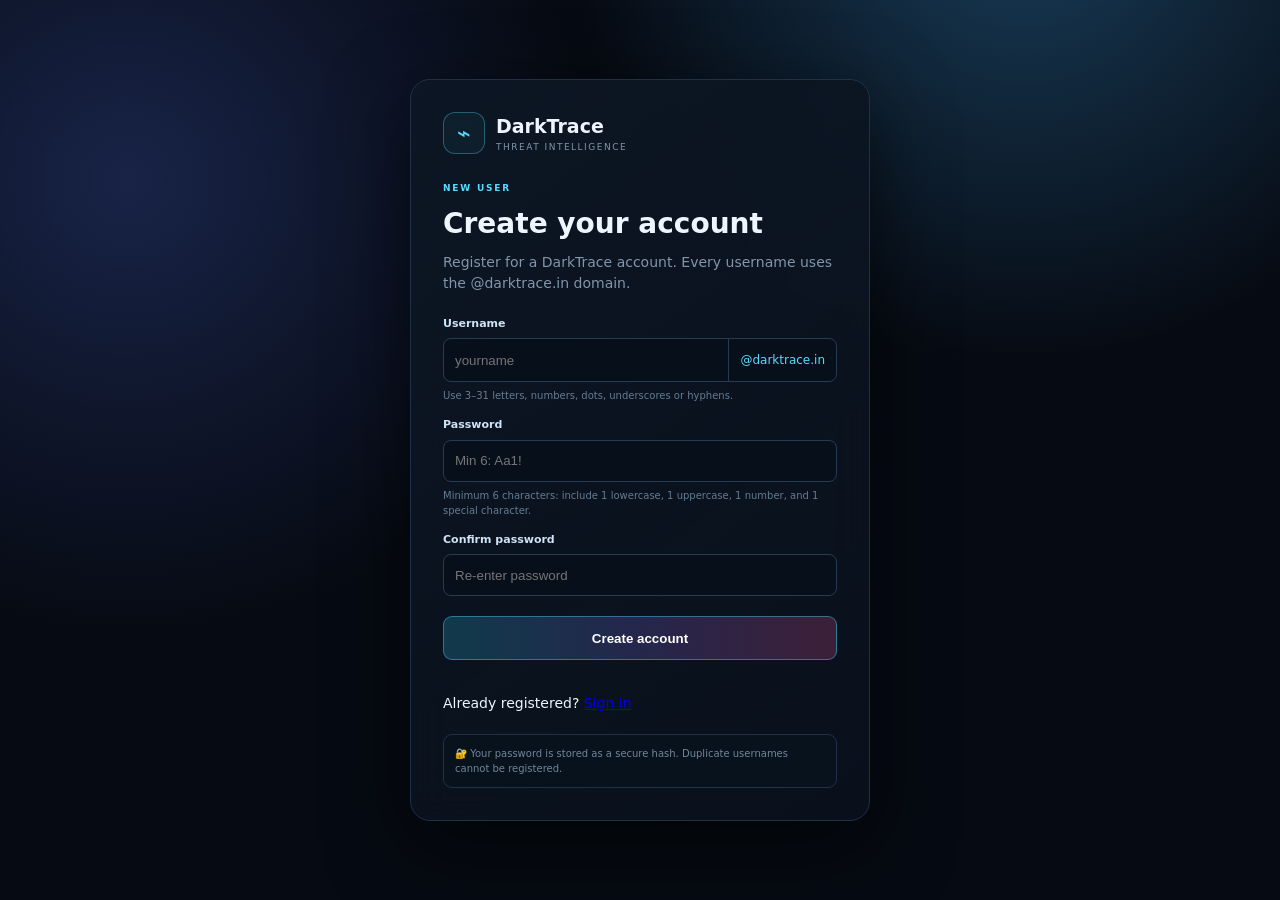
<file: Entity/enhanced3/signup.html>
<!doctype html><html lang="en"><head><meta charset="UTF-8"><meta name="viewport" content="width=device-width,initial-scale=1"><title>DarkTrace — Sign Up</title><link rel="stylesheet" href="auth.css"></head>
<body><div class="auth-shell"><div class="auth-card"><div class="brand"><div class="logo">⌁</div><div><strong>DarkTrace</strong><span>Threat Intelligence</span></div></div><div class="eyebrow">NEW USER</div><h1>Create your account</h1><p class="intro">Register for a DarkTrace account. Every username uses the @darktrace.in domain.</p>
<form id="form"><label>Username</label><div class="username-wrap"><input id="username" autocomplete="username" placeholder="yourname" required><span>@darktrace.in</span></div><small class="hint">Use 3–31 letters, numbers, dots, underscores or hyphens.</small><label>Password</label><input id="password" type="password" autocomplete="new-password" minlength="6" placeholder="Min 6: Aa1!" required><small class="hint">Minimum 6 characters: include 1 lowercase, 1 uppercase, 1 number, and 1 special character.</small><label>Confirm password</label><input id="confirm" type="password" autocomplete="new-password" placeholder="Re-enter password" required><button class="primary" id="btn" type="submit">Create account</button><div id="msg" class="message" role="alert"></div></form>
<div class="auth-links">Already registered? <a href="/signin">Sign in</a></div><div class="security-note">🔐 Your password is stored as a secure hash. Duplicate usernames cannot be registered.</div></div></div>
<script>const $=id=>document.getElementById(id);$('form').onsubmit=async e=>{e.preventDefault();const p=$('password').value;if(!/[a-z]/.test(p)||!/[A-Z]/.test(p)||!/\d/.test(p)||!/[^A-Za-z0-9]/.test(p)||p.length<6){$('msg').textContent='Password must be at least 6 characters and include one lowercase letter, one uppercase letter, one number, and one special character.';$('msg').className='message error';return}if(p!==$('confirm').value){$('msg').textContent='Passwords do not match.';$('msg').className='message error';return}$('btn').disabled=true;$('msg').textContent='Creating account…';$('msg').className='message';try{const r=await fetch('/api/auth/register',{method:'POST',headers:{'Content-Type':'application/json'},body:JSON.stringify({username:$('username').value.trim(),password:$('password').value})});const d=await r.json();if(!r.ok)throw Error(d.error||'Registration failed');$('msg').textContent='Account created. Redirecting to sign in…';$('msg').className='message success';setTimeout(()=>location.href='/signin',700)}catch(err){$('msg').textContent=err.message;$('msg').className='message error'}finally{$('btn').disabled=false}};</script></body></html>
</file>
<file: Entity/auth.css>
/* ── DarkTrace Auth · Responsive Design ── */
:root {
  --bg: #060a12;
  --panel: #0d1724;
  --line: #203047;
  --text: #edf6ff;
  --muted: #8295aa;
  --cyan: #55ddff;
  --purple: #9c7cff;
  --green: #45e0aa;
  --red: #ff657c;
}

*, *::before, *::after { box-sizing: border-box; }

body {
  margin: 0;
  min-height: 100vh;
  background:
    radial-gradient(circle at 80% -10%, #183b57 0, transparent 32%),
    radial-gradient(circle at 10% 20%, #182347 0, transparent 34%),
    var(--bg);
  color: var(--text);
  font: 14px/1.5 Inter, system-ui, -apple-system, "Segoe UI", sans-serif;
  display: grid;
  place-items: center;
  padding: clamp(12px, 4vw, 32px);
}

/* Shell + card */
.auth-shell { width: min(480px, 100%); }

.auth-card {
  background: linear-gradient(145deg, #0d1724f5, #0a111ddd);
  border: 1px solid var(--line);
  border-radius: 20px;
  padding: clamp(20px, 5vw, 36px);
  box-shadow: 0 24px 80px #0009;
  backdrop-filter: blur(20px);
}

/* Brand */
.brand {
  display: flex;
  gap: 11px;
  align-items: center;
  margin-bottom: 28px;
}
.logo {
  flex-shrink: 0;
  width: 42px;
  height: 42px;
  display: grid;
  place-items: center;
  border: 1px solid #55ddff55;
  border-radius: 12px;
  color: var(--cyan);
  font-size: 23px;
  background: #55ddff0b;
}
.brand strong { font-size: 19px; }
.brand span {
  display: block;
  color: var(--muted);
  font-size: 9px;
  text-transform: uppercase;
  letter-spacing: 1.5px;
}

/* Typography */
.eyebrow {
  color: var(--cyan);
  font-size: 9px;
  font-weight: 900;
  letter-spacing: 1.8px;
}
.auth-card h1 {
  font-size: clamp(22px, 6vw, 28px);
  margin: 7px 0;
}
.intro {
  color: var(--muted);
  margin: 0 0 22px;
  font-size: 13px;
}

/* Tabs */
.tabs {
  display: grid;
  grid-template-columns: 1fr 1fr;
  background: #07101a;
  border: 1px solid var(--line);
  padding: 4px;
  border-radius: 10px;
  margin-bottom: 22px;
}
.tab {
  border: 0;
  background: transparent;
  color: var(--muted);
  padding: 9px;
  border-radius: 7px;
  cursor: pointer;
}
.tab.active {
  background: #14283a;
  color: #fff;
  box-shadow: 0 0 20px #55ddff12;
}

/* Form fields */
label {
  display: block;
  font-size: 11px;
  font-weight: 800;
  margin: 14px 0 6px;
  color: #cfe4f5;
}

/* Username with suffix */
.username-wrap {
  display: flex;
  border: 1px solid #263b52;
  border-radius: 8px;
  background: #07101a;
  overflow: hidden;
}
.username-wrap:focus-within { border-color: #55ddff88; }
.username-wrap input {
  border: 0 !important;
  background: transparent !important;
  flex: 1;
  min-width: 0;
  border-radius: 0;
}
.username-wrap span {
  display: flex;
  align-items: center;
  padding: 0 11px;
  color: var(--cyan);
  font-size: 12px;
  border-left: 1px solid #263b52;
  white-space: nowrap;
}

/* Password with toggle eye */
.password-wrap {
  position: relative;
  display: flex;
  align-items: center;
  width: 100%;
  border: 1px solid #2b425b;
  border-radius: 8px;
  background: #07101a;
  overflow: hidden;
  box-shadow: inset 0 2px 4px rgba(0,0,0,0.3);
}
.password-wrap:focus-within {
  border-color: #55ddff;
  box-shadow: 0 0 16px rgba(85,221,255,0.22), inset 0 2px 4px rgba(0,0,0,0.3);
}
.password-wrap input {
  border: 0 !important;
  background: transparent !important;
  flex: 1;
  min-width: 0;
  padding: 0 46px 0 12px !important;
  color: #edf6ff !important;
  font-size: 15px !important;
}
.eye-toggle-btn {
  position: absolute;
  right: 0;
  top: 0;
  bottom: 0;
  width: 46px;
  display: flex;
  align-items: center;
  justify-content: center;
  background: transparent;
  border: none;
  color: #55ddff; /* Brilliant, high-contrast cyan */
  cursor: pointer;
  padding: 0;
  z-index: 10;
  transition: color .2s, transform .15s, filter .2s;
  user-select: none;
  -webkit-tap-highlight-color: transparent;
}
.eye-toggle-btn:hover {
  color: #ffffff;
  filter: drop-shadow(0 0 8px rgba(85,221,255,0.85));
}
.eye-toggle-btn:active {
  transform: scale(0.9);
}
.eye-toggle-btn svg {
  width: 22px;
  height: 22px;
  display: block;
  stroke: currentColor;
  stroke-width: 2.2;
}

/* Forgot Password link */
.forgot-wrap {
  display: flex;
  justify-content: flex-end;
  margin-top: 8px;
  margin-bottom: 8px;
}
.forgot-link {
  color: var(--cyan);
  font-size: 11px;
  text-decoration: none;
  transition: color 0.15s, text-shadow 0.15s;
  cursor: pointer;
}
.forgot-link:hover {
  color: #fff;
  text-shadow: 0 0 8px rgba(85,221,255,0.6);
  text-decoration: underline;
}

/* Password Requirements Checklist */
.pwd-requirements {
  display: grid;
  grid-template-columns: 1fr 1fr;
  gap: 4px 10px;
  margin-top: 8px;
  margin-bottom: 12px;
  padding: 8px 10px;
  border: 1px solid #1c2e42;
  border-radius: 7px;
  background: #07101a;
  font-size: 10px;
  color: #6c849b;
}
.pwd-req {
  display: flex;
  align-items: center;
  gap: 5px;
}
.pwd-req.valid {
  color: var(--green);
}
.pwd-req.valid::before {
  content: '✓';
  font-weight: 900;
}
.pwd-req:not(.valid)::before {
  content: '○';
}

/* Generic input */
input {
  width: 100%;
  height: 46px;
  border: 1px solid #263b52;
  border-radius: 8px;
  background: #07101a;
  color: #eaf5ff;
  padding: 0 12px;
  outline: none;
  font: inherit;
  /* Prevent iOS auto-zoom on focus (font must be ≥16px) */
  font-size: 16px;
}
input:focus { border-color: #55ddff88; }

.hint {
  display: block;
  color: #647c92;
  font-size: 10px;
  margin-top: 6px;
}

/* Primary button */
.primary {
  width: 100%;
  height: 50px;
  margin-top: 20px;
  border: 1px solid #55ddff66;
  border-radius: 9px;
  background: linear-gradient(90deg, #103a4b, #25264c, #3c1f38);
  color: #fff;
  font: 700 15px/1 inherit;
  cursor: pointer;
  touch-action: manipulation;
  transition: opacity .2s, transform .15s;
}
.primary:hover:not(:disabled) { filter: brightness(1.1); }
.primary:active:not(:disabled) { transform: scale(.97); }
.primary:disabled { opacity: .6; cursor: wait; }

/* Messages */
.message {
  min-height: 22px;
  margin-top: 11px;
  font-size: 11px;
  color: var(--muted);
}
.message.error { color: var(--red); }
.message.success { color: var(--green); }

/* Security note */
.security-note {
  margin-top: 20px;
  padding: 11px;
  border: 1px solid #203047;
  border-radius: 9px;
  color: #71869a;
  font-size: 10px;
  background: #08121d;
}

/* Auth links */
.auth-links {
  margin-top: 18px;
  text-align: center;
  font-size: 12px;
  color: var(--muted);
}
.auth-links a {
  color: var(--cyan);
  text-decoration: none;
}
.auth-links a:hover { text-decoration: underline; }

/* Utility */
.hidden { display: none !important; }

/* ── OTP step ── */
.otp-banner {
  background: linear-gradient(135deg, #0a2738, #162340);
  border: 1px solid #55ddff44;
  border-radius: 12px;
  padding: 16px;
  margin-bottom: 18px;
  text-align: center;
}
.otp-banner small {
  display: block;
  color: var(--cyan);
  font-size: 10px;
  font-weight: 800;
  letter-spacing: 1px;
  text-transform: uppercase;
}
.otp-code {
  font-size: clamp(22px, 8vw, 30px);
  font-weight: 900;
  letter-spacing: clamp(4px, 1.5vw, 8px);
  color: #fff;
  margin: 8px 0;
  font-family: ui-monospace, monospace;
}
.otp-subtext {
  font-size: 11px;
  color: var(--muted);
}

input.otp-input {
  text-align: center;
  font-size: clamp(20px, 6vw, 24px);
  letter-spacing: clamp(4px, 2vw, 10px);
  font-family: ui-monospace, monospace;
  font-weight: 700;
  border-color: #55ddff55;
  height: 58px;
}

.auth-actions {
  display: flex;
  flex-wrap: wrap;
  justify-content: space-between;
  align-items: center;
  gap: 8px;
  margin-top: 14px;
  font-size: 12px;
}
.auth-actions button {
  background: none;
  border: none;
  color: var(--cyan);
  cursor: pointer;
  padding: 4px 0;
  font-size: 12px;
  touch-action: manipulation;
}
.auth-actions button:hover { text-decoration: underline; }

/* ── Responsive breakpoints ── */

/* Tablet and below */
@media (max-width: 540px) {
  .auth-card { border-radius: 16px; }
  .username-wrap span { font-size: 10px; padding: 0 8px; }
}

/* Small phones */
@media (max-width: 400px) {
  .auth-card { padding: 18px 14px; border-radius: 14px; }
  .auth-card h1 { font-size: 20px; }
  .brand strong { font-size: 16px; }
  .auth-actions { flex-direction: column; align-items: flex-start; gap: 6px; }
  .otp-code { font-size: 20px; letter-spacing: 4px; }
  input.otp-input { font-size: 18px; letter-spacing: 4px; height: 52px; }
}
</file>
<file: Entity/enhanced3/auth.css>
:root{--bg:#060a12;--panel:#0d1724;--line:#203047;--text:#edf6ff;--muted:#8295aa;--cyan:#55ddff;--purple:#9c7cff;--green:#45e0aa;--red:#ff657c}
*{box-sizing:border-box}body{margin:0;min-height:100vh;background:radial-gradient(circle at 80% -10%,#183b57 0,transparent 32%),radial-gradient(circle at 10% 20%,#182347 0,transparent 34%),var(--bg);color:var(--text);font:14px/1.5 Inter,system-ui,-apple-system,"Segoe UI",sans-serif;display:grid;place-items:center;padding:24px}
.auth-shell{width:min(460px,100%)}.auth-card{background:linear-gradient(145deg,#0d1724f5,#0a111ddd);border:1px solid var(--line);border-radius:20px;padding:32px;box-shadow:0 24px 80px #0009;backdrop-filter:blur(20px)}
.brand{display:flex;gap:11px;align-items:center;margin-bottom:28px}.logo{width:42px;height:42px;display:grid;place-items:center;border:1px solid #55ddff55;border-radius:12px;color:var(--cyan);font-size:23px;background:#55ddff0b}.brand strong{font-size:19px}.brand span{display:block;color:var(--muted);font-size:9px;text-transform:uppercase;letter-spacing:1.5px}
.eyebrow{color:var(--cyan);font-size:9px;font-weight:900;letter-spacing:1.8px}.auth-card h1{font-size:28px;margin:7px 0}.intro{color:var(--muted);margin:0 0 22px}
.tabs{display:grid;grid-template-columns:1fr 1fr;background:#07101a;border:1px solid var(--line);padding:4px;border-radius:10px;margin-bottom:22px}.tab{border:0;background:transparent;color:var(--muted);padding:9px;border-radius:7px;cursor:pointer}.tab.active{background:#14283a;color:#fff;box-shadow:0 0 20px #55ddff12}
label{display:block;font-size:11px;font-weight:800;margin:14px 0 6px;color:#cfe4f5}.username-wrap{display:flex;border:1px solid #263b52;border-radius:8px;background:#07101a;overflow:hidden}.username-wrap:focus-within{border-color:#55ddff88}.username-wrap input{border:0!important;background:transparent!important;flex:1;min-width:0}.username-wrap span{display:flex;align-items:center;padding:0 11px;color:var(--cyan);font-size:12px;border-left:1px solid #263b52}input{width:100%;height:42px;border:1px solid #263b52;border-radius:8px;background:#07101a;color:#eaf5ff;padding:0 11px;outline:none}input:focus{border-color:#55ddff88}.username-wrap input{border-radius:0}.hint{display:block;color:#647c92;font-size:10px;margin-top:6px}.primary{width:100%;height:44px;margin-top:20px;border:1px solid #55ddff66;border-radius:9px;background:linear-gradient(90deg,#103a4b,#25264c,#3c1f38);color:#fff;font-weight:800;cursor:pointer}.primary:disabled{opacity:.6;cursor:wait}.message{min-height:22px;margin-top:11px;font-size:11px;color:var(--muted)}.message.error{color:var(--red)}.message.success{color:var(--green)}.security-note{margin-top:20px;padding:11px;border:1px solid #203047;border-radius:9px;color:#71869a;font-size:10px;background:#08121d}.hidden{display:none!important}
.otp-banner{background:linear-gradient(135deg,#0a2738,#162340);border:1px solid #55ddff44;border-radius:12px;padding:14px;margin-bottom:18px;text-align:center}.otp-banner small{display:block;color:var(--cyan);font-size:10px;font-weight:800;letter-spacing:1px;text-transform:uppercase}.otp-code{font-size:26px;font-weight:900;letter-spacing:6px;color:#fff;margin:6px 0;font-family:monospace}.otp-subtext{font-size:11px;color:var(--muted)}input.otp-input{text-align:center;font-size:20px;letter-spacing:8px;font-family:monospace;font-weight:700;border-color:#55ddff55}.auth-actions{display:flex;justify-content:space-between;align-items:center;margin-top:14px;font-size:12px}.auth-actions button{background:none;border:none;color:var(--cyan);cursor:pointer;padding:0;font-size:12px}.auth-actions button:hover{text-decoration:underline}
.password-wrap{position:relative!important;display:flex!important;align-items:center!important;width:100%!important;border:1px solid #2b425b!important;border-radius:8px!important;background:#07101a!important;overflow:hidden!important;box-shadow:inset 0 2px 4px rgba(0,0,0,0.3)!important}.password-wrap:focus-within{border-color:#55ddff!important;box-shadow:0 0 16px rgba(85,221,255,0.22),inset 0 2px 4px rgba(0,0,0,0.3)!important}.password-wrap input{border:0!important;background:transparent!important;flex:1!important;min-width:0!important;padding:0 46px 0 12px!important;color:#edf6ff!important;font-size:15px!important}.eye-toggle-btn{position:absolute!important;right:0!important;top:0!important;bottom:0!important;width:46px!important;height:100%!important;display:flex!important;align-items:center!important;justify-content:center!important;background:transparent!important;border:none!important;color:#55ddff!important;cursor:pointer!important;padding:0!important;z-index:10!important;transition:color .2s,filter .2s;-webkit-tap-highlight-color:transparent!important}.eye-toggle-btn:hover{color:#fff!important;filter:drop-shadow(0 0 8px rgba(85,221,255,0.85))!important}.eye-toggle-btn svg{width:22px!important;height:22px!important;display:block!important;stroke:currentColor!important;stroke-width:2.2!important}.forgot-wrap{display:flex;justify-content:flex-end;margin-top:8px;margin-bottom:8px}.forgot-link{color:var(--cyan);font-size:11px;text-decoration:none;cursor:pointer}.forgot-link:hover{color:#fff;text-decoration:underline}.pwd-requirements{display:grid;grid-template-columns:1fr 1fr;gap:4px 10px;margin-top:8px;margin-bottom:12px;padding:8px 10px;border:1px solid #1c2e42;border-radius:7px;background:#07101a;font-size:10px;color:#6c849b}.pwd-req{display:flex;align-items:center;gap:5px}.pwd-req.valid{color:var(--green)}.pwd-req.valid::before{content:'✓';font-weight:900}.pwd-req:not(.valid)::before{content:'○'}
@media(max-width:520px){.auth-card{padding:24px}.username-wrap span{font-size:10px;padding:0 7px}}
</file>
